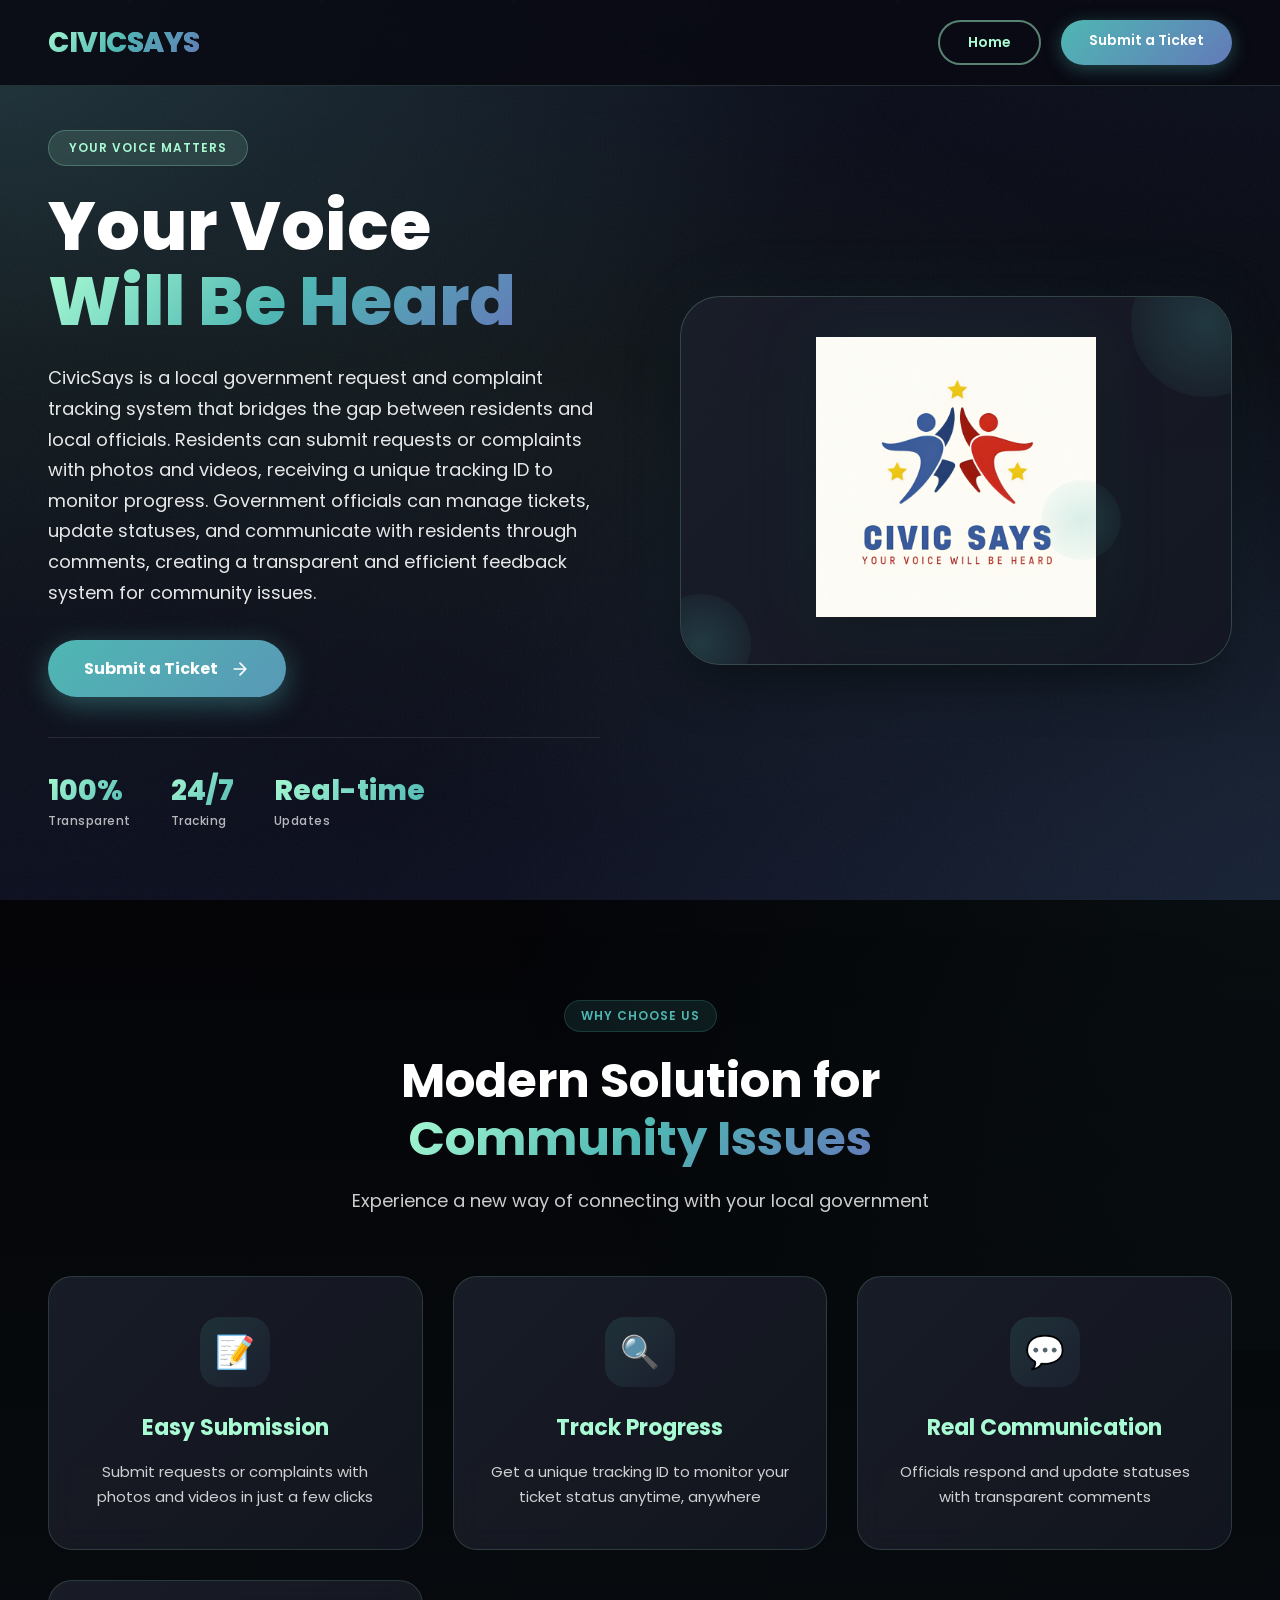
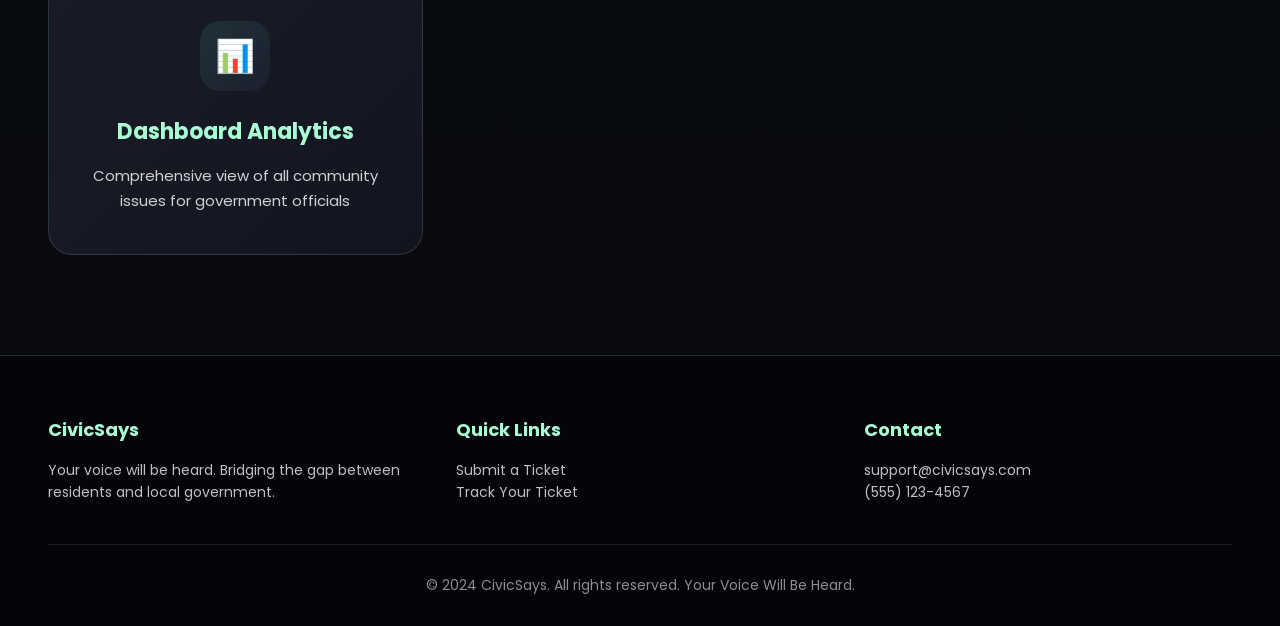
<file: index.html>
<!DOCTYPE html>
<html lang="en">
<head>
  <meta charset="UTF-8">
  <meta name="viewport" content="width=device-width, initial-scale=1.0">
  <title>CivicSays - Your Voice Will Be Heard</title>
  <link rel="icon" type="image/png" href="Logo.png">
  <link href="https://fonts.googleapis.com/css2?family=Poppins:wght@400;500;600;700;800&display=swap" rel="stylesheet">
  <style>
    * {
      margin: 0;
      padding: 0;
      box-sizing: border-box;
    }

    :root {
      --primary: #A8FBD3;
      --secondary: #4FB7B3;
      --third: #637AB9;
      --fourth: #31326F;
      --dark: #0a0c15;
      --darker: #050508;
    }

    body {
      font-family: 'Poppins', -apple-system, BlinkMacSystemFont, 'Segoe UI', Roboto, sans-serif;
      background: var(--darker);
      color: #ffffff;
      overflow-x: hidden;
    }

    /* Warm Animated Background */
    .bg-animation {
      position: fixed;
      top: 0;
      left: 0;
      width: 100%;
      height: 100%;
      z-index: -2;
      background:
        radial-gradient(ellipse at 0% 0%, rgba(79, 183, 179, 0.12) 0%, transparent 50%),
        radial-gradient(ellipse at 100% 100%, rgba(99, 122, 185, 0.1) 0%, transparent 50%),
        radial-gradient(ellipse at 50% 50%, rgba(168, 251, 211, 0.05) 0%, transparent 60%),
        linear-gradient(180deg, #0d1020 0%, #08080f 40%, #0d1020 100%);
    }

    .bg-animation::before {
      content: '';
      position: absolute;
      width: 200%;
      height: 200%;
      top: -50%;
      left: -50%;
      background:
        radial-gradient(circle at 25% 30%, rgba(168, 251, 211, 0.08) 0%, transparent 35%),
        radial-gradient(circle at 75% 70%, rgba(79, 183, 179, 0.06) 0%, transparent 35%);
      animation: rotate 45s linear infinite;
    }

    .bg-animation::after {
      content: '';
      position: absolute;
      width: 100%;
      height: 100%;
      top: 0;
      left: 0;
      background: url("data:image/svg+xml,%3Csvg viewBox='0 0 400 400' xmlns='http://www.w3.org/2000/svg'%3E%3Cfilter id='noiseFilter'%3E%3CfeTurbulence type='fractalNoise' baseFrequency='0.8' numOctaves='3' stitchTiles='stitch'/%3E%3C/filter%3E%3Crect width='100%25' height='100%25' filter='url(%23noiseFilter)'/%3E%3C/svg%3E");
      opacity: 0.025;
      pointer-events: none;
    }

    @keyframes rotate {
      from { transform: rotate(0deg); }
      to { transform: rotate(360deg); }
    }

    /* Floating Particles */
    .particles {
      position: fixed;
      top: 0;
      left: 0;
      width: 100%;
      height: 100%;
      z-index: -1;
      overflow: hidden;
      pointer-events: none;
    }

    .particle {
      position: absolute;
      width: 4px;
      height: 4px;
      background: var(--primary);
      border-radius: 50%;
      opacity: 0.25;
      animation: particle-float 20s infinite ease-in-out;
    }

    .particle:nth-child(1) { left: 10%; animation-delay: 0s; animation-duration: 22s; }
    .particle:nth-child(2) { left: 25%; animation-delay: 3s; animation-duration: 18s; }
    .particle:nth-child(3) { left: 40%; animation-delay: 6s; animation-duration: 25s; }
    .particle:nth-child(4) { left: 55%; animation-delay: 2s; animation-duration: 20s; }
    .particle:nth-child(5) { left: 70%; animation-delay: 5s; animation-duration: 24s; }
    .particle:nth-child(6) { left: 85%; animation-delay: 1s; animation-duration: 19s; }

    @keyframes particle-float {
      0% { transform: translateY(100vh) scale(0); opacity: 0; }
      10% { opacity: 0.25; }
      90% { opacity: 0.25; }
      100% { transform: translateY(-100vh) scale(1); opacity: 0; }
    }

    /* Glassmorphism Navbar */
    .navbar {
      position: fixed;
      top: 0;
      left: 0;
      right: 0;
      padding: 20px 48px;
      display: flex;
      justify-content: space-between;
      align-items: center;
      background: rgba(10, 10, 18, 0.88);
      backdrop-filter: blur(20px) saturate(150%);
      border-bottom: 1px solid rgba(168, 251, 211, 0.15);
      z-index: 1000;
      animation: slideDown 0.6s ease-out;
    }

    @keyframes slideDown {
      from {
        transform: translateY(-100%);
        opacity: 0;
      }
      to {
        transform: translateY(0);
        opacity: 1;
      }
    }

    .logo-text {
      font-size: 28px;
      font-weight: 800;
      background: linear-gradient(135deg, #A8FBD3, #4FB7B3, #637AB9);
      -webkit-background-clip: text;
      -webkit-text-fill-color: transparent;
      background-clip: text;
      letter-spacing: -0.5px;
    }

    .logo-text span {
      background: linear-gradient(135deg, #4FB7B3, #637AB9);
      -webkit-background-clip: text;
      -webkit-text-fill-color: transparent;
    }

    .nav-buttons {
      display: flex;
      gap: 20px;
    }

    .nav-btn {
      padding: 10px 28px;
      border-radius: 50px;
      text-decoration: none;
      font-weight: 600;
      transition: all 0.3s cubic-bezier(0.4, 0, 0.2, 1);
      font-size: 14px;
      cursor: pointer;
      border: none;
      position: relative;
      overflow: hidden;
    }

    .nav-btn::before {
      content: '';
      position: absolute;
      top: 50%;
      left: 50%;
      width: 0;
      height: 0;
      background: rgba(255, 255, 255, 0.2);
      border-radius: 50%;
      transform: translate(-50%, -50%);
      transition: width 0.4s ease, height 0.4s ease;
    }

    .nav-btn:active::before {
      width: 300px;
      height: 300px;
    }

    .nav-btn-outline {
      border: 2px solid rgba(168, 251, 211, 0.5);
      color: #A8FBD3;
      background: transparent;
    }

    .nav-btn-outline:hover {
      border-color: #A8FBD3;
      background: rgba(168, 251, 211, 0.1);
      transform: translateY(-2px);
      box-shadow: 0 6px 20px rgba(168, 251, 211, 0.15);
    }

    .nav-btn-primary {
      background: linear-gradient(135deg, #4FB7B3, #637AB9);
      color: white;
      box-shadow: 0 4px 18px rgba(79, 183, 179, 0.35);
    }

    .nav-btn-primary:hover {
      transform: translateY(-2px);
      box-shadow: 0 8px 28px rgba(79, 183, 179, 0.45);
    }

    /* Hero Section */
    .hero {
      min-height: 100vh;
      display: flex;
      align-items: center;
      padding: 120px 48px 60px;
      max-width: 1400px;
      margin: 0 auto;
    }

    .hero-container {
      display: grid;
      grid-template-columns: 1fr 1fr;
      gap: 80px;
      align-items: center;
      width: 100%;
    }

    .hero-content {
      animation: fadeInUp 0.8s ease-out 0.2s both;
    }

    @keyframes fadeInUp {
      from {
        opacity: 0;
        transform: translateY(40px);
      }
      to {
        opacity: 1;
        transform: translateY(0);
      }
    }

    .hero-badge {
      display: inline-block;
      background: rgba(168, 251, 211, 0.12);
      backdrop-filter: blur(10px);
      padding: 8px 20px;
      border-radius: 50px;
      font-size: 12px;
      font-weight: 600;
      color: #A8FBD3;
      margin-bottom: 24px;
      border: 1px solid rgba(168, 251, 211, 0.25);
      letter-spacing: 1px;
    }

    .hero-content h1 {
      font-size: 68px;
      font-weight: 800;
      line-height: 1.1;
      margin-bottom: 24px;
    }

    .gradient-text {
      background: linear-gradient(135deg, #A8FBD3, #4FB7B3, #637AB9);
      -webkit-background-clip: text;
      -webkit-text-fill-color: transparent;
      background-clip: text;
      display: inline-block;
    }

    .hero-content p {
      font-size: 18px;
      line-height: 1.7;
      color: rgba(255, 255, 255, 0.9);
      margin-bottom: 32px;
    }

    .cta-group {
      display: flex;
      gap: 20px;
      align-items: center;
      flex-wrap: wrap;
    }

    .cta-button {
      display: inline-flex;
      align-items: center;
      gap: 12px;
      background: linear-gradient(135deg, #4FB7B3, #637AB9);
      background-size: 200% 200%;
      color: white;
      padding: 16px 36px;
      border-radius: 50px;
      text-decoration: none;
      font-weight: 700;
      font-size: 16px;
      transition: all 0.3s cubic-bezier(0.4, 0, 0.2, 1);
      box-shadow: 0 8px 28px rgba(79, 183, 179, 0.4);
    }

    .cta-button:hover {
      transform: translateY(-3px) scale(1.02);
      box-shadow: 0 15px 40px rgba(79, 183, 179, 0.5);
      background-position: 100% 100%;
      gap: 16px;
    }

    .cta-button svg {
      transition: transform 0.3s;
    }

    .cta-button:hover svg {
      transform: translateX(5px);
    }

    .hero-stats {
      display: flex;
      gap: 40px;
      margin-top: 40px;
      padding-top: 32px;
      border-top: 1px solid rgba(255, 255, 255, 0.1);
    }

    .stat-item {
      display: flex;
      flex-direction: column;
    }

    .stat-number {
      font-size: 28px;
      font-weight: 800;
      background: linear-gradient(135deg, #A8FBD3, #4FB7B3);
      -webkit-background-clip: text;
      -webkit-text-fill-color: transparent;
      background-clip: text;
    }

    .stat-label {
      font-size: 12px;
      color: rgba(255, 255, 255, 0.7);
      letter-spacing: 0.5px;
      font-weight: 500;
    }

    /* Logo on Right Side */
    .hero-logo {
      position: relative;
      animation: fadeInRight 0.8s ease-out 0.4s both;
    }

    @keyframes fadeInRight {
      from {
        opacity: 0;
        transform: translateX(40px);
      }
      to {
        opacity: 1;
        transform: translateX(0);
      }
    }

    .logo-card {
      background:
        linear-gradient(135deg, rgba(255, 255, 255, 0.05), rgba(255, 255, 255, 0.02)),
        rgba(15, 18, 30, 0.9);
      backdrop-filter: blur(20px);
      border-radius: 40px;
      padding: 40px;
      text-align: center;
      border: 1px solid rgba(168, 251, 211, 0.2);
      box-shadow:
        0 25px 50px -12px rgba(0, 0, 0, 0.5),
        0 0 80px rgba(79, 183, 179, 0.06);
      transition: all 0.4s cubic-bezier(0.4, 0, 0.2, 1);
    }

    .logo-card:hover {
      transform: translateY(-10px);
      border-color: rgba(168, 251, 211, 0.4);
      box-shadow:
        0 30px 60px -12px rgba(0, 0, 0, 0.55),
        0 0 100px rgba(79, 183, 179, 0.1);
    }

    .logo-card img {
      max-width: 280px;
      width: 100%;
      height: auto;
      filter: drop-shadow(0 10px 25px rgba(0, 0, 0, 0.4)) drop-shadow(0 0 30px rgba(79, 183, 179, 0.12));
      transition: transform 0.3s ease, filter 0.3s ease;
    }

    .logo-card:hover img {
      transform: scale(1.03);
      filter: drop-shadow(0 15px 30px rgba(0, 0, 0, 0.5)) drop-shadow(0 0 40px rgba(79, 183, 179, 0.18));
    }

    .floating-elements {
      position: absolute;
      top: 0;
      left: 0;
      right: 0;
      bottom: 0;
      pointer-events: none;
      overflow: hidden;
      border-radius: 40px;
    }

    .floating-element {
      position: absolute;
      background: radial-gradient(circle, rgba(79, 183, 179, 0.2), transparent);
      border-radius: 50%;
      animation: float 6s ease-in-out infinite;
    }

    .floating-element:nth-child(1) {
      width: 150px;
      height: 150px;
      top: -50px;
      right: -50px;
      animation-delay: 0s;
    }

    .floating-element:nth-child(2) {
      width: 100px;
      height: 100px;
      bottom: -30px;
      left: -30px;
      animation-delay: 2s;
      animation-duration: 8s;
    }

    .floating-element:nth-child(3) {
      width: 80px;
      height: 80px;
      top: 50%;
      right: 20%;
      animation-delay: 4s;
      animation-duration: 7s;
    }

    @keyframes float {
      0%, 100% { transform: translateY(0) scale(1); }
      50% { transform: translateY(-20px) scale(1.1); }
    }

    /* Features Section */
    .features {
      padding: 100px 48px;
      background:
        linear-gradient(180deg, transparent 0%, rgba(79, 183, 179, 0.03) 50%, rgba(99, 122, 185, 0.05) 100%);
    }

    .section-header {
      text-align: center;
      max-width: 700px;
      margin: 0 auto 60px;
    }

    .section-badge {
      display: inline-block;
      background: rgba(79, 183, 179, 0.12);
      padding: 6px 16px;
      border-radius: 50px;
      font-size: 12px;
      color: #4FB7B3;
      margin-bottom: 20px;
      letter-spacing: 1px;
      font-weight: 600;
      border: 1px solid rgba(79, 183, 179, 0.2);
    }

    .section-header h2 {
      font-size: 48px;
      font-weight: 700;
      margin-bottom: 20px;
      line-height: 1.2;
    }

    .section-header p {
      font-size: 18px;
      color: rgba(255, 255, 255, 0.8);
      line-height: 1.6;
    }

    .features-grid {
      display: grid;
      grid-template-columns: repeat(auto-fit, minmax(300px, 1fr));
      gap: 30px;
      max-width: 1200px;
      margin: 0 auto;
    }

    .feature-card {
      background:
        linear-gradient(135deg, rgba(255, 255, 255, 0.05), rgba(255, 255, 255, 0.02)),
        rgba(15, 18, 30, 0.85);
      backdrop-filter: blur(15px);
      border-radius: 24px;
      padding: 40px 32px;
      border: 1px solid rgba(168, 251, 211, 0.15);
      transition: all 0.4s cubic-bezier(0.4, 0, 0.2, 1);
      text-align: center;
      position: relative;
      overflow: hidden;
    }

    .feature-card::before {
      content: '';
      position: absolute;
      top: 0;
      left: 0;
      right: 0;
      height: 3px;
      background: linear-gradient(90deg, transparent, var(--primary), var(--secondary), transparent);
      opacity: 0;
      transition: opacity 0.3s ease;
    }

    .feature-card:hover {
      transform: translateY(-8px);
      border-color: rgba(168, 251, 211, 0.4);
      background:
        linear-gradient(135deg, rgba(79, 183, 179, 0.06), rgba(255, 255, 255, 0.04)),
        rgba(15, 18, 30, 0.9);
      box-shadow:
        0 20px 50px rgba(0, 0, 0, 0.35),
        0 0 40px rgba(79, 183, 179, 0.08);
    }

    .feature-card:hover::before {
      opacity: 1;
    }

    .feature-icon {
      width: 70px;
      height: 70px;
      background:
        linear-gradient(135deg, rgba(79, 183, 179, 0.15), rgba(99, 122, 185, 0.08));
      border-radius: 20px;
      display: flex;
      align-items: center;
      justify-content: center;
      margin: 0 auto 24px;
      font-size: 32px;
      transition: transform 0.3s ease;
    }

    .feature-card:hover .feature-icon {
      transform: scale(1.1) rotate(5deg);
    }

    .feature-card h3 {
      font-size: 22px;
      margin-bottom: 16px;
      color: #A8FBD3;
      font-weight: 700;
    }

    .feature-card p {
      color: rgba(255, 255, 255, 0.8);
      line-height: 1.65;
      font-size: 15px;
    }

    /* Footer */
    .footer {
      padding: 60px 48px 30px;
      border-top: 1px solid rgba(168, 251, 211, 0.15);
      background: rgba(5, 5, 10, 0.9);
    }

    .footer-content {
      max-width: 1200px;
      margin: 0 auto;
      display: grid;
      grid-template-columns: repeat(auto-fit, minmax(250px, 1fr));
      gap: 40px;
      margin-bottom: 40px;
    }

    .footer-section h4 {
      color: #A8FBD3;
      margin-bottom: 16px;
      font-size: 18px;
      font-weight: 700;
    }

    .footer-section p {
      color: rgba(255, 255, 255, 0.75);
      line-height: 1.6;
      font-size: 14px;
    }

    .footer-section a {
      color: rgba(255, 255, 255, 0.75);
      text-decoration: none;
      transition: all 0.3s ease;
    }

    .footer-section a:hover {
      color: #A8FBD3;
      padding-left: 4px;
    }

    .footer-bottom {
      text-align: center;
      padding-top: 30px;
      border-top: 1px solid rgba(255, 255, 255, 0.1);
      color: rgba(255, 255, 255, 0.55);
      font-size: 14px;
    }

    /* Custom Scrollbar */
    ::-webkit-scrollbar {
      width: 8px;
    }

    ::-webkit-scrollbar-track {
      background: rgba(0, 0, 0, 0.3);
    }

    ::-webkit-scrollbar-thumb {
      background: linear-gradient(180deg, #4FB7B3, #637AB9);
      border-radius: 10px;
    }

    ::-webkit-scrollbar-thumb:hover {
      background: linear-gradient(180deg, #5FC7C3, #7389C4);
    }

    /* Selection */
    ::selection {
      background: rgba(168, 251, 211, 0.35);
      color: white;
    }

    /* Responsive */
    @media (max-width: 968px) {
      .hero-container {
        grid-template-columns: 1fr;
        gap: 50px;
      }

      .hero-content h1 {
        font-size: 48px;
      }

      .navbar {
        padding: 16px 24px;
      }

      .hero {
        padding: 100px 24px 60px;
      }

      .features {
        padding: 60px 24px;
      }

      .section-header h2 {
        font-size: 36px;
      }

      .logo-card {
        padding: 30px;
      }

      .logo-card img {
        max-width: 200px;
      }
    }

    @media (max-width: 480px) {
      .hero-content h1 {
        font-size: 36px;
      }

      .cta-group {
        flex-direction: column;
        align-items: stretch;
      }

      .cta-button {
        justify-content: center;
      }

      .hero-stats {
        justify-content: center;
      }
    }
  </style>
</head>
<body>
  <div class="bg-animation"></div>
  <div class="particles">
    <div class="particle"></div>
    <div class="particle"></div>
    <div class="particle"></div>
    <div class="particle"></div>
    <div class="particle"></div>
    <div class="particle"></div>
  </div>

  <nav class="navbar">
    <div class="logo-text">CIVIC<span>SAYS</span></div>
    <div class="nav-buttons">
      <a href="index.html" class="nav-btn nav-btn-outline">Home</a>
      <a href="civicsays.html" class="nav-btn nav-btn-primary">Submit a Ticket</a>
    </div>
  </nav>

  <section class="hero">
    <div class="hero-container">
      <div class="hero-content">
        <div class="hero-badge">YOUR VOICE MATTERS</div>
        <h1>
          Your Voice<br>
          <span class="gradient-text">Will Be Heard</span>
        </h1>
        <p>CivicSays is a local government request and complaint tracking system that bridges the gap between residents and local officials. Residents can submit requests or complaints with photos and videos, receiving a unique tracking ID to monitor progress. Government officials can manage tickets, update statuses, and communicate with residents through comments, creating a transparent and efficient feedback system for community issues.</p>
        <div class="cta-group">
          <a href="civicsays.html" class="cta-button">
            Submit a Ticket
            <svg width="20" height="20" viewBox="0 0 24 24" fill="none" stroke="currentColor" stroke-width="2" stroke-linecap="round" stroke-linejoin="round">
              <path d="M5 12h14M12 5l7 7-7 7"/>
            </svg>
          </a>
        </div>
        <div class="hero-stats">
          <div class="stat-item">
            <span class="stat-number">100%</span>
            <span class="stat-label">Transparent</span>
          </div>
          <div class="stat-item">
            <span class="stat-number">24/7</span>
            <span class="stat-label">Tracking</span>
          </div>
          <div class="stat-item">
            <span class="stat-number">Real-time</span>
            <span class="stat-label">Updates</span>
          </div>
        </div>
      </div>
      <div class="hero-logo">
        <div class="logo-card">
          <img src="Logo.png" alt="CivicSays Logo" onerror="this.src='https://via.placeholder.com/280x280?text=CivicSays'">
          <div class="floating-elements">
            <div class="floating-element"></div>
            <div class="floating-element"></div>
            <div class="floating-element"></div>
          </div>
        </div>
      </div>
    </div>
  </section>

  <section class="features">
    <div class="section-header">
      <div class="section-badge">WHY CHOOSE US</div>
      <h2>Modern Solution for<br><span class="gradient-text">Community Issues</span></h2>
      <p>Experience a new way of connecting with your local government</p>
    </div>
    <div class="features-grid">
      <div class="feature-card">
        <div class="feature-icon">📝</div>
        <h3>Easy Submission</h3>
        <p>Submit requests or complaints with photos and videos in just a few clicks</p>
      </div>
      <div class="feature-card">
        <div class="feature-icon">🔍</div>
        <h3>Track Progress</h3>
        <p>Get a unique tracking ID to monitor your ticket status anytime, anywhere</p>
      </div>
      <div class="feature-card">
        <div class="feature-icon">💬</div>
        <h3>Real Communication</h3>
        <p>Officials respond and update statuses with transparent comments</p>
      </div>
      <div class="feature-card">
        <div class="feature-icon">📊</div>
        <h3>Dashboard Analytics</h3>
        <p>Comprehensive view of all community issues for government officials</p>
      </div>
    </div>
  </section>

  <footer class="footer">
    <div class="footer-content">
      <div class="footer-section">
        <h4>CivicSays</h4>
        <p>Your voice will be heard. Bridging the gap between residents and local government.</p>
      </div>
      <div class="footer-section">
        <h4>Quick Links</h4>
        <p><a href="civicsays.html">Submit a Ticket</a></p>
        <p><a href="civicsays.html">Track Your Ticket</a></p>
      </div>
      <div class="footer-section">
        <h4>Contact</h4>
        <p>support@civicsays.com</p>
        <p>(555) 123-4567</p>
      </div>
    </div>
    <div class="footer-bottom">
      <p>&copy; 2024 CivicSays. All rights reserved. Your Voice Will Be Heard.</p>
    </div>
  </footer>

  <script>
    // Intersection Observer for scroll animations
    const observerOptions = {
      threshold: 0.1,
      rootMargin: "0px 0px -50px 0px"
    };

    const observer = new IntersectionObserver((entries) => {
      entries.forEach(entry => {
        if (entry.isIntersecting) {
          entry.target.style.opacity = "1";
          entry.target.style.transform = "translateY(0)";
        }
      });
    }, observerOptions);

    document.querySelectorAll('.feature-card').forEach(el => {
      el.style.opacity = "0";
      el.style.transform = "translateY(30px)";
      el.style.transition = "all 0.6s cubic-bezier(0.4, 0, 0.2, 1)";
      observer.observe(el);
    });
  </script>
</body>
</html>
</file>
